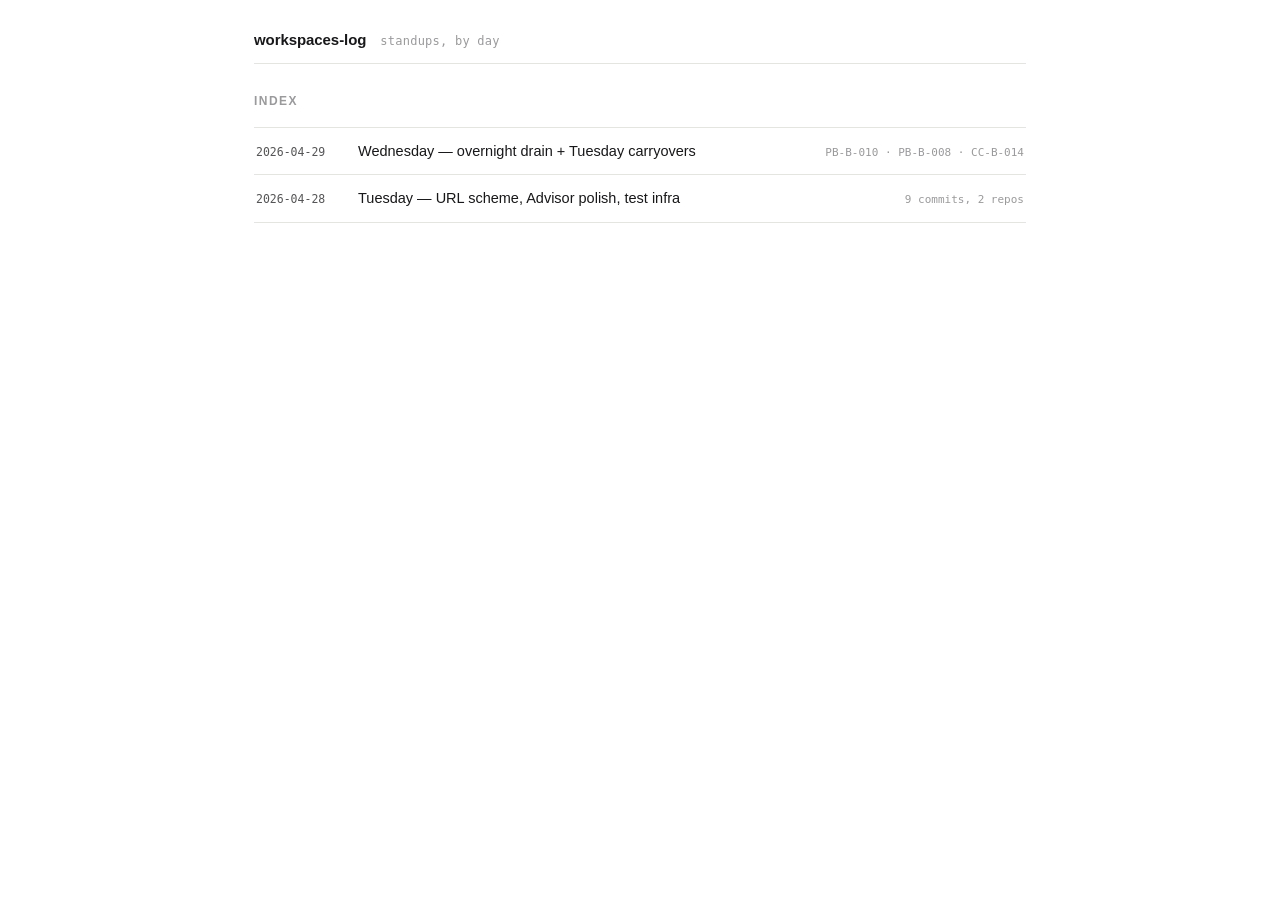
<file: index.html>
<!doctype html>
<html lang="en">
<head>
<meta charset="utf-8">
<meta name="viewport" content="width=device-width, initial-scale=1">
<title>workspaces-log</title>
<link rel="stylesheet" href="style.css">
</head>
<body>
<div class="wrap">
<header>
  <div class="left">
    <span class="title">workspaces-log</span>
    <span class="date">standups, by day</span>
  </div>
</header>

<h2>Index</h2>
<ul class="items">
  <li><a class="row" href="2026-04-29/">
    <span class="idcell">2026-04-29</span>
    <span class="line">Wednesday &mdash; overnight drain + Tuesday carryovers</span>
    <span class="meta">PB-B-010 &middot; PB-B-008 &middot; CC-B-014</span>
  </a></li>
  <li><a class="row" href="2026-04-28/">
    <span class="idcell">2026-04-28</span>
    <span class="line">Tuesday &mdash; URL scheme, Advisor polish, test infra</span>
    <span class="meta">9 commits, 2 repos</span>
  </a></li>
</ul>
</div>
</body>
</html>
</file>
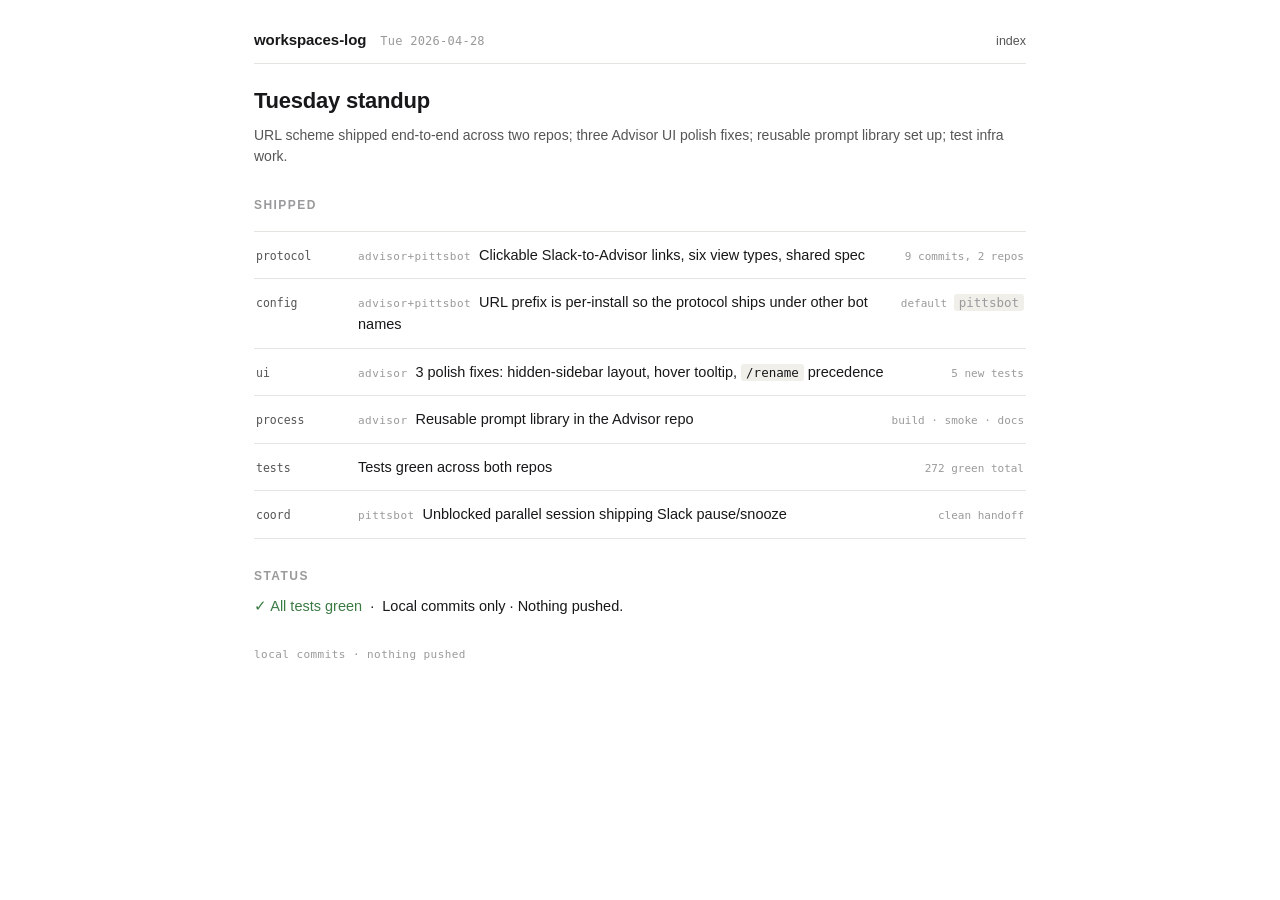
<file: 2026-04-28/index.html>
<!doctype html>
<html lang="en">
<head>
<meta charset="utf-8">
<meta name="viewport" content="width=device-width, initial-scale=1">
<title>Standup &mdash; Tue Apr 28</title>
<link rel="stylesheet" href="../style.css">
</head>
<body>
<div class="wrap">
<header>
  <div class="left">
    <span class="title">workspaces-log</span>
    <span class="date">Tue 2026-04-28</span>
  </div>
  <nav><a href="../">index</a></nav>
</header>

<h1>Tuesday standup</h1>
<p class="lead">URL scheme shipped end-to-end across two repos; three Advisor UI polish fixes; reusable prompt library set up; test infra work.</p>

<h2>Shipped</h2>
<ul class="items">
  <li><a class="row" href="url-scheme.html">
    <span class="idcell">protocol</span>
    <span class="line"><span class="repo">advisor+pittsbot</span>Clickable Slack-to-Advisor links, six view types, shared spec</span>
    <span class="meta">9 commits, 2 repos</span>
  </a></li>
  <li><a class="row" href="url-scheme-config.html">
    <span class="idcell">config</span>
    <span class="line"><span class="repo">advisor+pittsbot</span>URL prefix is per-install so the protocol ships under other bot names</span>
    <span class="meta">default <code>pittsbot</code></span>
  </a></li>
  <li><a class="row" href="advisor-polish.html">
    <span class="idcell">ui</span>
    <span class="line"><span class="repo">advisor</span>3 polish fixes: hidden-sidebar layout, hover tooltip, <code>/rename</code> precedence</span>
    <span class="meta">5 new tests</span>
  </a></li>
  <li><a class="row" href="prompt-library.html">
    <span class="idcell">process</span>
    <span class="line"><span class="repo">advisor</span>Reusable prompt library in the Advisor repo</span>
    <span class="meta">build &middot; smoke &middot; docs</span>
  </a></li>
  <li><a class="row" href="tests-green.html">
    <span class="idcell">tests</span>
    <span class="line">Tests green across both repos</span>
    <span class="meta">272 green total</span>
  </a></li>
  <li><a class="row" href="unblock-pause.html">
    <span class="idcell">coord</span>
    <span class="line"><span class="repo">pittsbot</span>Unblocked parallel session shipping Slack pause/snooze</span>
    <span class="meta">clean handoff</span>
  </a></li>
</ul>

<h2>Status</h2>
<p><span class="status-ok">&#10003; All tests green</span> &nbsp;&middot;&nbsp; Local commits only &middot; Nothing pushed.</p>
<div class="foot">local commits &middot; nothing pushed</div>
</div>
</body>
</html>
</file>
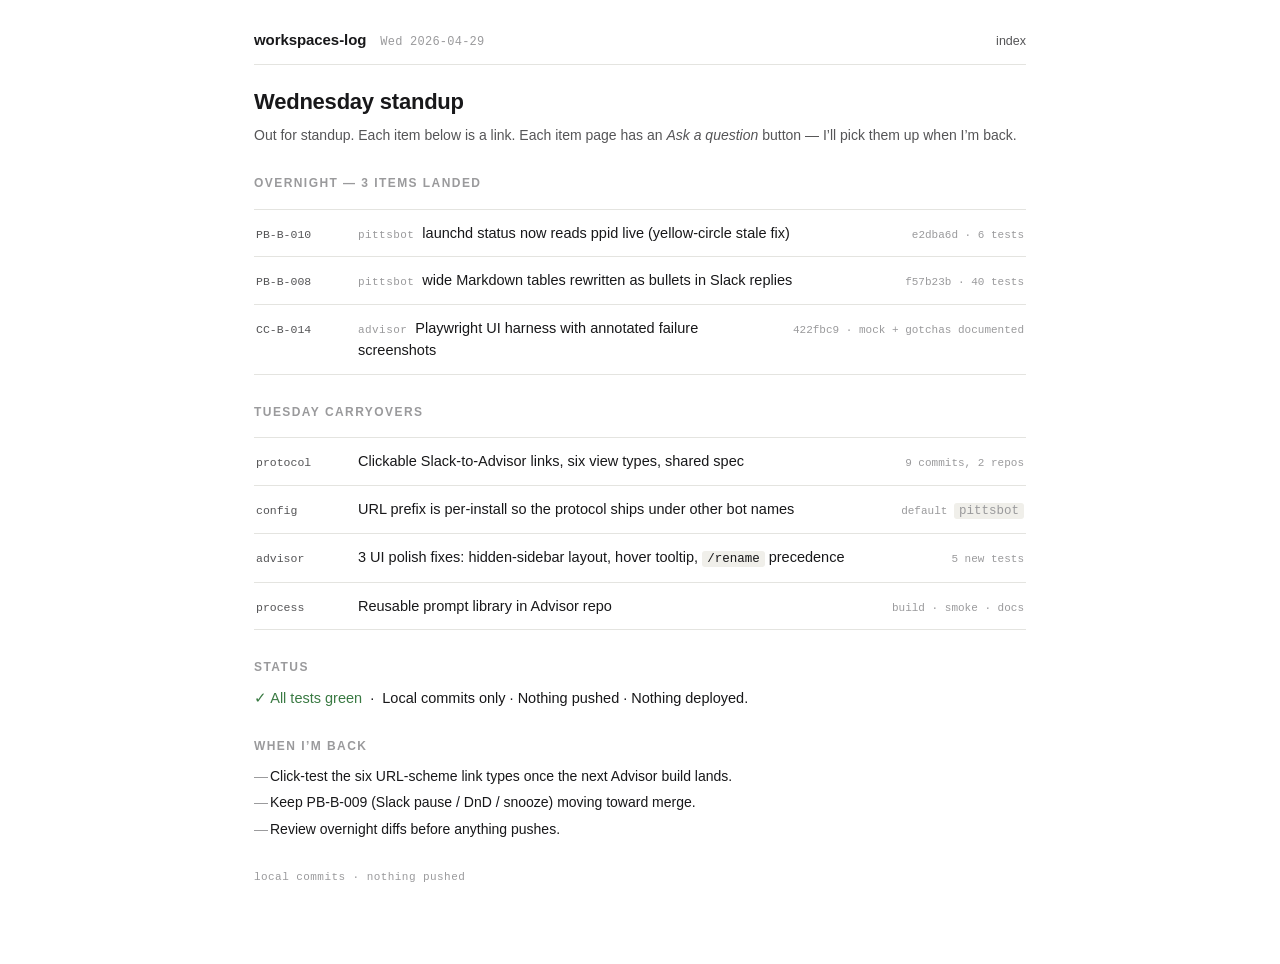
<file: 2026-04-29/index.html>
<!doctype html>
<html lang="en">
<head>
<meta charset="utf-8">
<meta name="viewport" content="width=device-width, initial-scale=1">
<title>Standup &mdash; Wed Apr 29</title>
<link rel="stylesheet" href="../style.css">
</head>
<body>
<div class="wrap">
<header>
  <div class="left">
    <span class="title">workspaces-log</span>
    <span class="date">Wed 2026-04-29</span>
  </div>
  <nav><a href="../">index</a></nav>
</header>

<h1>Wednesday standup</h1>
<p class="lead">Out for standup. Each item below is a link. Each item page has an <em>Ask a question</em> button &mdash; I&rsquo;ll pick them up when I&rsquo;m back.</p>

<h2>Overnight &mdash; 3 items landed</h2>
<ul class="items">
  <li><a class="row" href="pb-b-010.html">
    <span class="idcell">PB-B-010</span>
    <span class="line"><span class="repo">pittsbot</span>launchd status now reads ppid live (yellow-circle stale fix)</span>
    <span class="meta">e2dba6d &middot; 6 tests</span>
  </a></li>
  <li><a class="row" href="pb-b-008.html">
    <span class="idcell">PB-B-008</span>
    <span class="line"><span class="repo">pittsbot</span>wide Markdown tables rewritten as bullets in Slack replies</span>
    <span class="meta">f57b23b &middot; 40 tests</span>
  </a></li>
  <li><a class="row" href="cc-b-014.html">
    <span class="idcell">CC-B-014</span>
    <span class="line"><span class="repo">advisor</span>Playwright UI harness with annotated failure screenshots</span>
    <span class="meta">422fbc9 &middot; mock + gotchas documented</span>
  </a></li>
</ul>

<h2>Tuesday carryovers</h2>
<ul class="items">
  <li><a class="row" href="../2026-04-28/url-scheme.html">
    <span class="idcell">protocol</span>
    <span class="line">Clickable Slack-to-Advisor links, six view types, shared spec</span>
    <span class="meta">9 commits, 2 repos</span>
  </a></li>
  <li><a class="row" href="../2026-04-28/url-scheme-config.html">
    <span class="idcell">config</span>
    <span class="line">URL prefix is per-install so the protocol ships under other bot names</span>
    <span class="meta">default <code>pittsbot</code></span>
  </a></li>
  <li><a class="row" href="../2026-04-28/advisor-polish.html">
    <span class="idcell">advisor</span>
    <span class="line">3 UI polish fixes: hidden-sidebar layout, hover tooltip, <code>/rename</code> precedence</span>
    <span class="meta">5 new tests</span>
  </a></li>
  <li><a class="row" href="../2026-04-28/prompt-library.html">
    <span class="idcell">process</span>
    <span class="line">Reusable prompt library in Advisor repo</span>
    <span class="meta">build &middot; smoke &middot; docs</span>
  </a></li>
</ul>

<h2>Status</h2>
<p><span class="status-ok">&#10003; All tests green</span> &nbsp;&middot;&nbsp; Local commits only &middot; Nothing pushed &middot; Nothing deployed.</p>

<h2>When I&rsquo;m back</h2>
<ul class="dashed">
  <li>Click-test the six URL-scheme link types once the next Advisor build lands.</li>
  <li>Keep PB-B-009 (Slack pause / DnD / snooze) moving toward merge.</li>
  <li>Review overnight diffs before anything pushes.</li>
</ul>
<div class="foot">local commits &middot; nothing pushed</div>
</div>
</body>
</html>
</file>
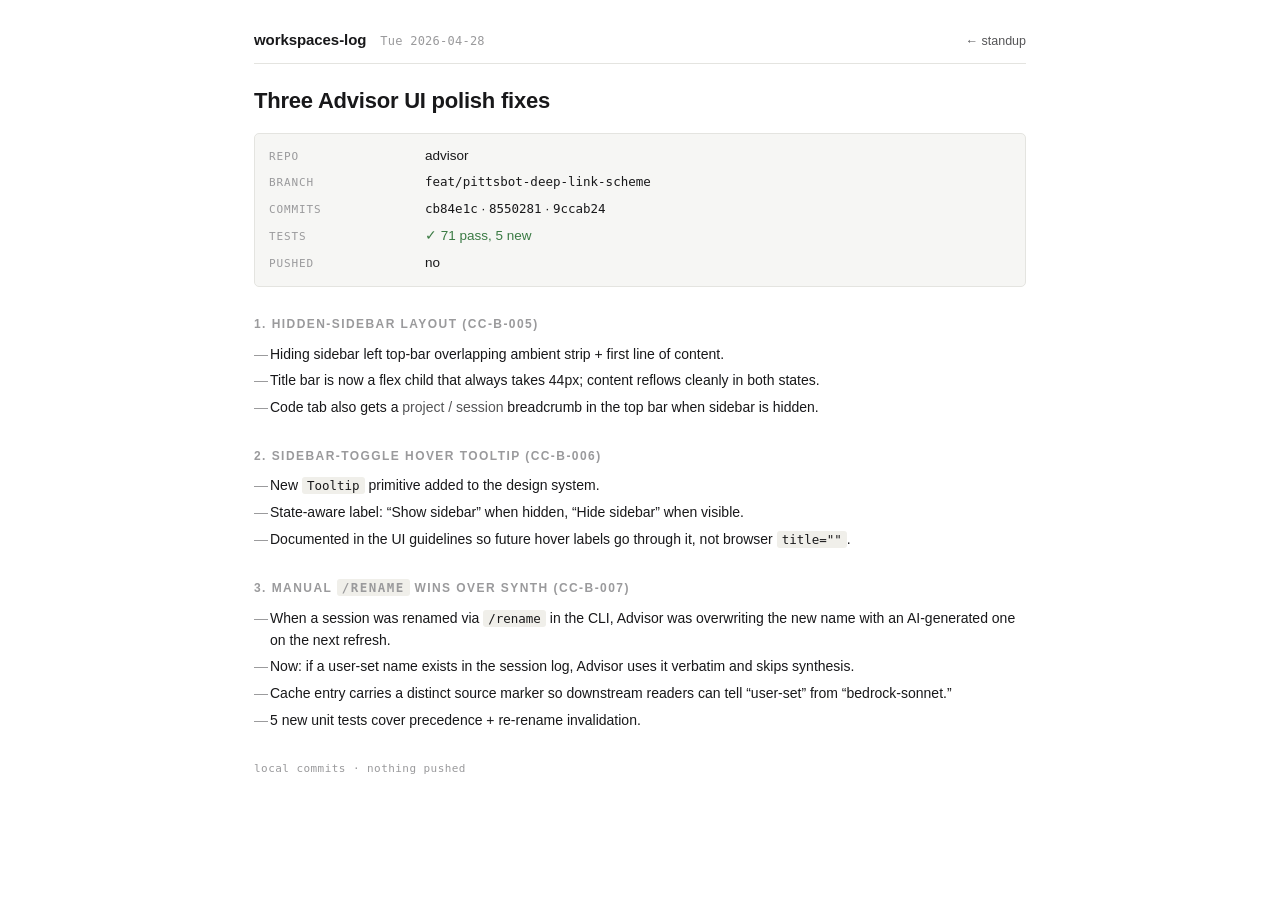
<file: 2026-04-28/advisor-polish.html>
<!doctype html>
<html lang="en">
<head>
<meta charset="utf-8">
<meta name="viewport" content="width=device-width, initial-scale=1">
<title>Advisor polish &mdash; Tue Apr 28</title>
<link rel="stylesheet" href="../style.css">
</head>
<body>
<div class="wrap">
<header>
  <div class="left">
    <span class="title">workspaces-log</span>
    <span class="date">Tue 2026-04-28</span>
  </div>
  <nav><a href="./">&larr; standup</a></nav>
</header>

<h1>Three Advisor UI polish fixes</h1>

<dl class="kv">
  <dt>repo</dt>    <dd>advisor</dd>
  <dt>branch</dt>  <dd><code>feat/pittsbot-deep-link-scheme</code></dd>
  <dt>commits</dt> <dd><code>cb84e1c</code> &middot; <code>8550281</code> &middot; <code>9ccab24</code></dd>
  <dt>tests</dt>   <dd><span class="status-ok">&#10003; 71 pass, 5 new</span></dd>
  <dt>pushed</dt>  <dd>no</dd>
</dl>

<h2>1. Hidden-sidebar layout (CC-B-005)</h2>
<ul class="dashed">
  <li>Hiding sidebar left top-bar overlapping ambient strip + first line of content.</li>
  <li>Title bar is now a flex child that always takes 44px; content reflows cleanly in both states.</li>
  <li>Code tab also gets a <em>project / session</em> breadcrumb in the top bar when sidebar is hidden.</li>
</ul>

<h2>2. Sidebar-toggle hover tooltip (CC-B-006)</h2>
<ul class="dashed">
  <li>New <code>Tooltip</code> primitive added to the design system.</li>
  <li>State-aware label: &ldquo;Show sidebar&rdquo; when hidden, &ldquo;Hide sidebar&rdquo; when visible.</li>
  <li>Documented in the UI guidelines so future hover labels go through it, not browser <code>title=""</code>.</li>
</ul>

<h2>3. Manual <code>/rename</code> wins over synth (CC-B-007)</h2>
<ul class="dashed">
  <li>When a session was renamed via <code>/rename</code> in the CLI, Advisor was overwriting the new name with an AI-generated one on the next refresh.</li>
  <li>Now: if a user-set name exists in the session log, Advisor uses it verbatim and skips synthesis.</li>
  <li>Cache entry carries a distinct source marker so downstream readers can tell &ldquo;user-set&rdquo; from &ldquo;bedrock-sonnet.&rdquo;</li>
  <li>5 new unit tests cover precedence + re-rename invalidation.</li>
</ul>
<div class="foot">local commits &middot; nothing pushed</div>
</div>
</body>
</html>
</file>
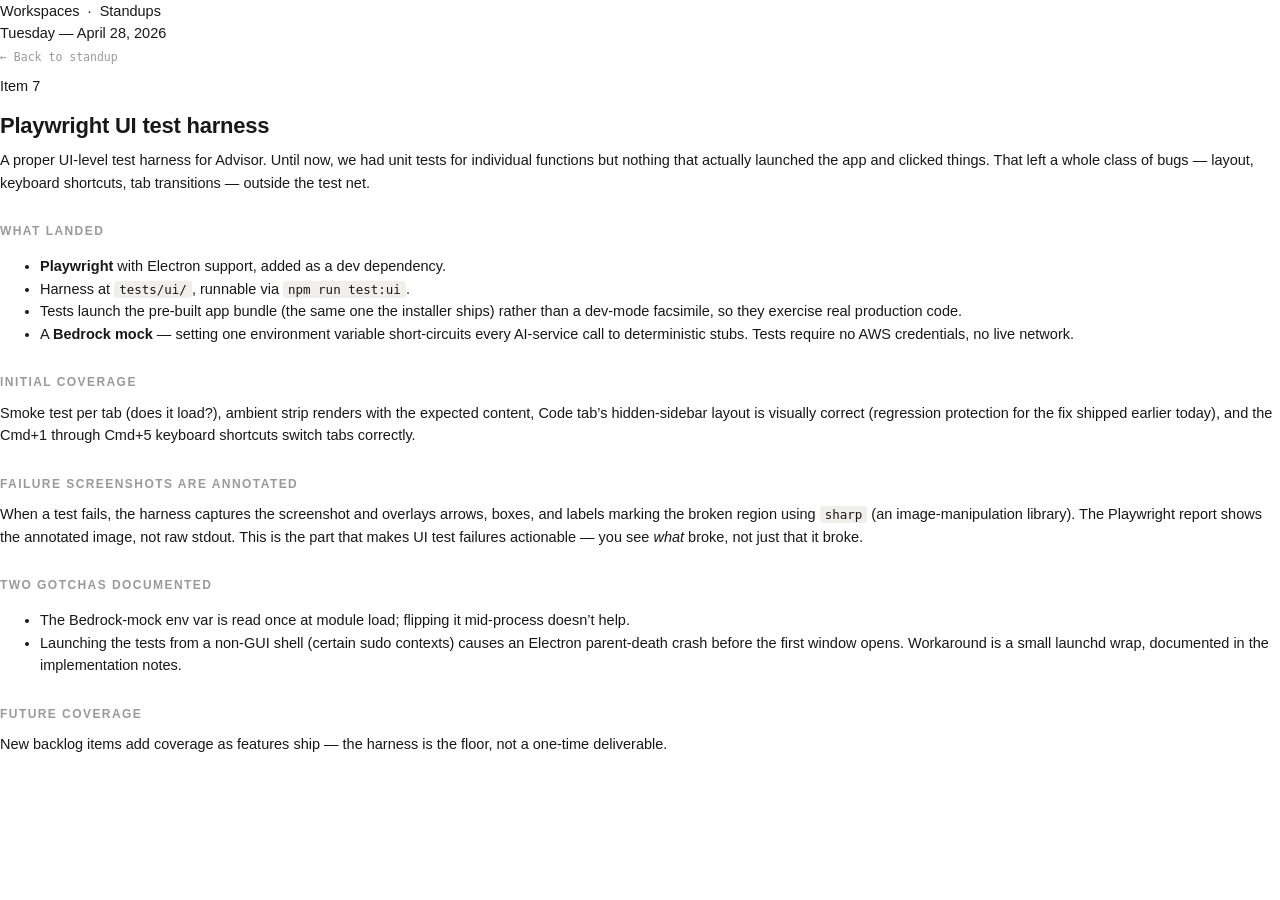
<file: 2026-04-28/playwright-backlog.html>
<!doctype html>
<html lang="en">
<head>
<meta charset="utf-8">
<meta name="viewport" content="width=device-width, initial-scale=1">
<title>Playwright UI test harness &mdash; Apr 28</title>
<link rel="preconnect" href="https://fonts.googleapis.com">
<link rel="preconnect" href="https://fonts.gstatic.com" crossorigin>
<link href="https://fonts.googleapis.com/css2?family=Source+Serif+4:wght@400;500;600&family=JetBrains+Mono:wght@400;500&display=swap" rel="stylesheet">
<link rel="stylesheet" href="../style.css">
</head>
<body>
<div class="masthead">
  <div class="name">Workspaces &nbsp;&middot;&nbsp; Standups</div>
  <div class="date">Tuesday &mdash; April 28, 2026</div>
</div>
<article>
  <a class="back" href="./">&larr; Back to standup</a>
  <p class="kicker">Item 7</p>
  <h1>Playwright UI test harness</h1>

  <p>A proper UI-level test harness for Advisor. Until now, we had unit tests for individual functions but nothing that actually launched the app and clicked things. That left a whole class of bugs &mdash; layout, keyboard shortcuts, tab transitions &mdash; outside the test net.</p>

  <h2>What landed</h2>
  <ul>
    <li><strong>Playwright</strong> with Electron support, added as a dev dependency.</li>
    <li>Harness at <code>tests/ui/</code>, runnable via <code>npm run test:ui</code>.</li>
    <li>Tests launch the pre-built app bundle (the same one the installer ships) rather than a dev-mode facsimile, so they exercise real production code.</li>
    <li>A <strong>Bedrock mock</strong> &mdash; setting one environment variable short-circuits every AI-service call to deterministic stubs. Tests require no AWS credentials, no live network.</li>
  </ul>

  <h2>Initial coverage</h2>
  <p>Smoke test per tab (does it load?), ambient strip renders with the expected content, Code tab&rsquo;s hidden-sidebar layout is visually correct (regression protection for the fix shipped earlier today), and the Cmd+1 through Cmd+5 keyboard shortcuts switch tabs correctly.</p>

  <h2>Failure screenshots are annotated</h2>
  <p>When a test fails, the harness captures the screenshot and overlays arrows, boxes, and labels marking the broken region using <code>sharp</code> (an image-manipulation library). The Playwright report shows the annotated image, not raw stdout. This is the part that makes UI test failures actionable &mdash; you see <em>what</em> broke, not just that it broke.</p>

  <h2>Two gotchas documented</h2>
  <ul>
    <li>The Bedrock-mock env var is read once at module load; flipping it mid-process doesn&rsquo;t help.</li>
    <li>Launching the tests from a non-GUI shell (certain sudo contexts) causes an Electron parent-death crash before the first window opens. Workaround is a small launchd wrap, documented in the implementation notes.</li>
  </ul>

  <h2>Future coverage</h2>
  <p>New backlog items add coverage as features ship &mdash; the harness is the floor, not a one-time deliverable.</p>
</article>
</body>
</html>
</file>
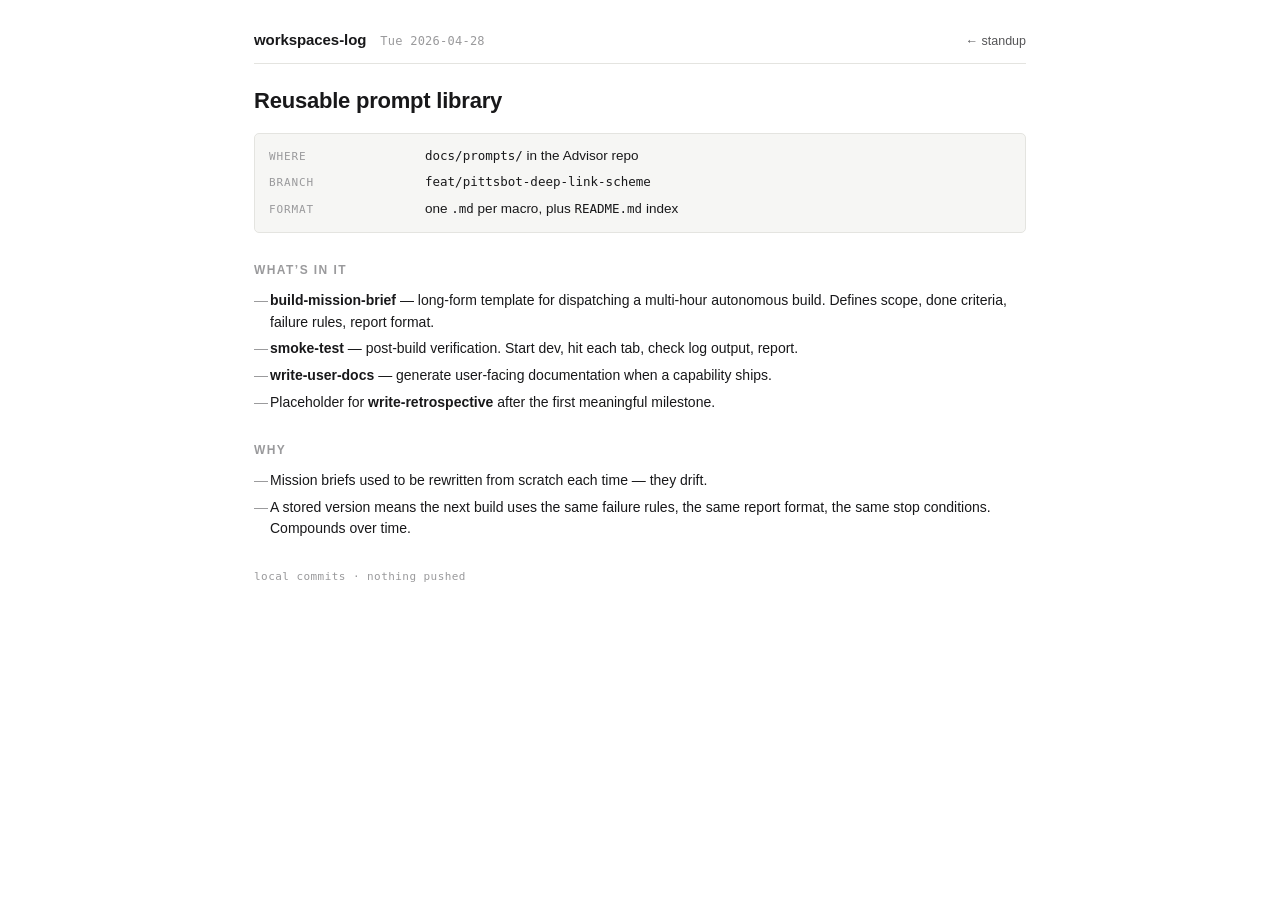
<file: 2026-04-28/prompt-library.html>
<!doctype html>
<html lang="en">
<head>
<meta charset="utf-8">
<meta name="viewport" content="width=device-width, initial-scale=1">
<title>Prompt library &mdash; Tue Apr 28</title>
<link rel="stylesheet" href="../style.css">
</head>
<body>
<div class="wrap">
<header>
  <div class="left">
    <span class="title">workspaces-log</span>
    <span class="date">Tue 2026-04-28</span>
  </div>
  <nav><a href="./">&larr; standup</a></nav>
</header>

<h1>Reusable prompt library</h1>

<dl class="kv">
  <dt>where</dt>   <dd><code>docs/prompts/</code> in the Advisor repo</dd>
  <dt>branch</dt>  <dd><code>feat/pittsbot-deep-link-scheme</code></dd>
  <dt>format</dt>  <dd>one <code>.md</code> per macro, plus <code>README.md</code> index</dd>
</dl>

<h2>What&rsquo;s in it</h2>
<ul class="dashed">
  <li><strong>build-mission-brief</strong> &mdash; long-form template for dispatching a multi-hour autonomous build. Defines scope, done criteria, failure rules, report format.</li>
  <li><strong>smoke-test</strong> &mdash; post-build verification. Start dev, hit each tab, check log output, report.</li>
  <li><strong>write-user-docs</strong> &mdash; generate user-facing documentation when a capability ships.</li>
  <li>Placeholder for <strong>write-retrospective</strong> after the first meaningful milestone.</li>
</ul>

<h2>Why</h2>
<ul class="dashed">
  <li>Mission briefs used to be rewritten from scratch each time &mdash; they drift.</li>
  <li>A stored version means the next build uses the same failure rules, the same report format, the same stop conditions. Compounds over time.</li>
</ul>
<div class="foot">local commits &middot; nothing pushed</div>
</div>
</body>
</html>
</file>
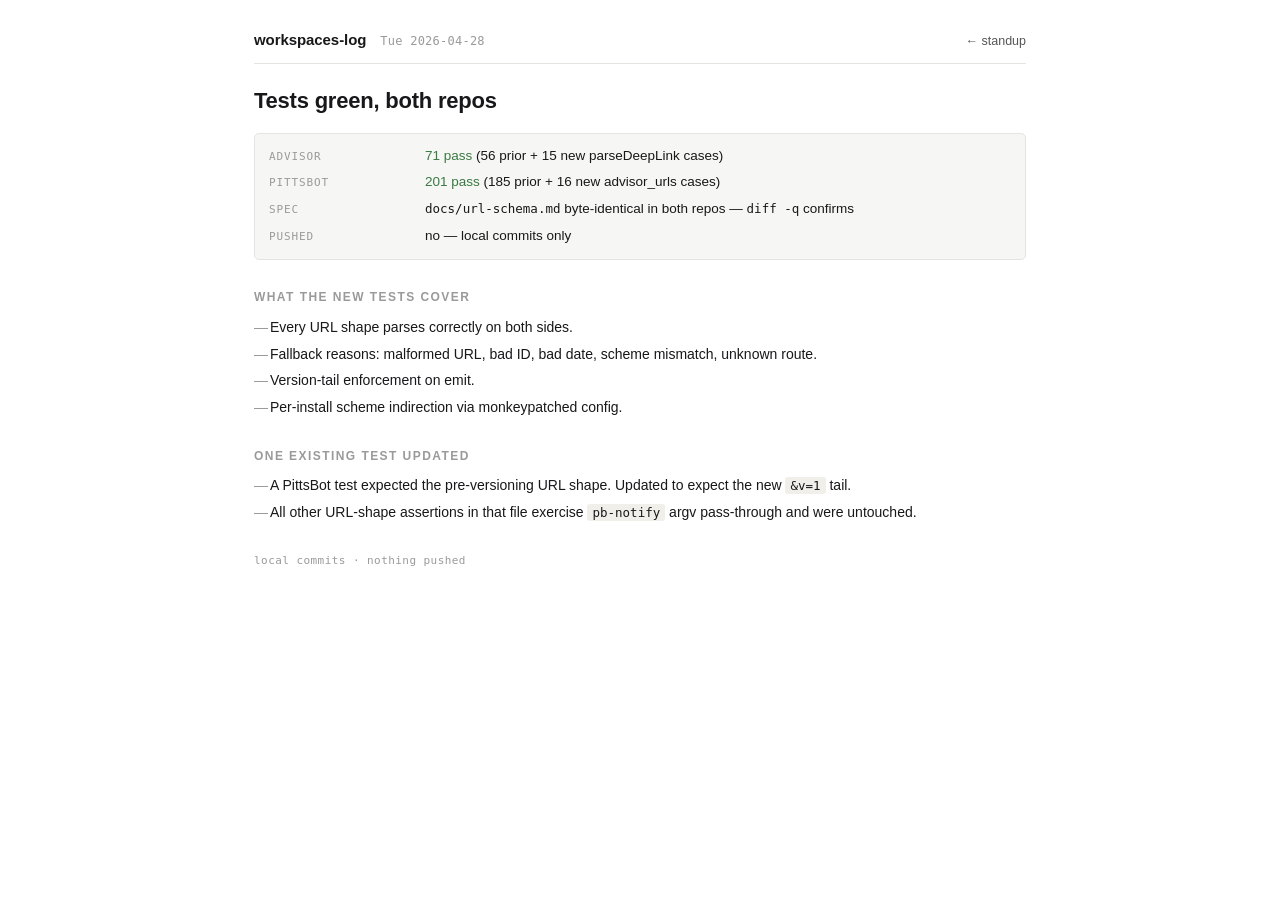
<file: 2026-04-28/tests-green.html>
<!doctype html>
<html lang="en">
<head>
<meta charset="utf-8">
<meta name="viewport" content="width=device-width, initial-scale=1">
<title>Tests green &mdash; Tue Apr 28</title>
<link rel="stylesheet" href="../style.css">
</head>
<body>
<div class="wrap">
<header>
  <div class="left">
    <span class="title">workspaces-log</span>
    <span class="date">Tue 2026-04-28</span>
  </div>
  <nav><a href="./">&larr; standup</a></nav>
</header>

<h1>Tests green, both repos</h1>

<dl class="kv">
  <dt>advisor</dt>   <dd><span class="status-ok">71 pass</span> (56 prior + 15 new parseDeepLink cases)</dd>
  <dt>pittsbot</dt>  <dd><span class="status-ok">201 pass</span> (185 prior + 16 new advisor_urls cases)</dd>
  <dt>spec</dt>      <dd><code>docs/url-schema.md</code> byte-identical in both repos &mdash; <code>diff -q</code> confirms</dd>
  <dt>pushed</dt>    <dd>no &mdash; local commits only</dd>
</dl>

<h2>What the new tests cover</h2>
<ul class="dashed">
  <li>Every URL shape parses correctly on both sides.</li>
  <li>Fallback reasons: malformed URL, bad ID, bad date, scheme mismatch, unknown route.</li>
  <li>Version-tail enforcement on emit.</li>
  <li>Per-install scheme indirection via monkeypatched config.</li>
</ul>

<h2>One existing test updated</h2>
<ul class="dashed">
  <li>A PittsBot test expected the pre-versioning URL shape. Updated to expect the new <code>&amp;v=1</code> tail.</li>
  <li>All other URL-shape assertions in that file exercise <code>pb-notify</code> argv pass-through and were untouched.</li>
</ul>
<div class="foot">local commits &middot; nothing pushed</div>
</div>
</body>
</html>
</file>
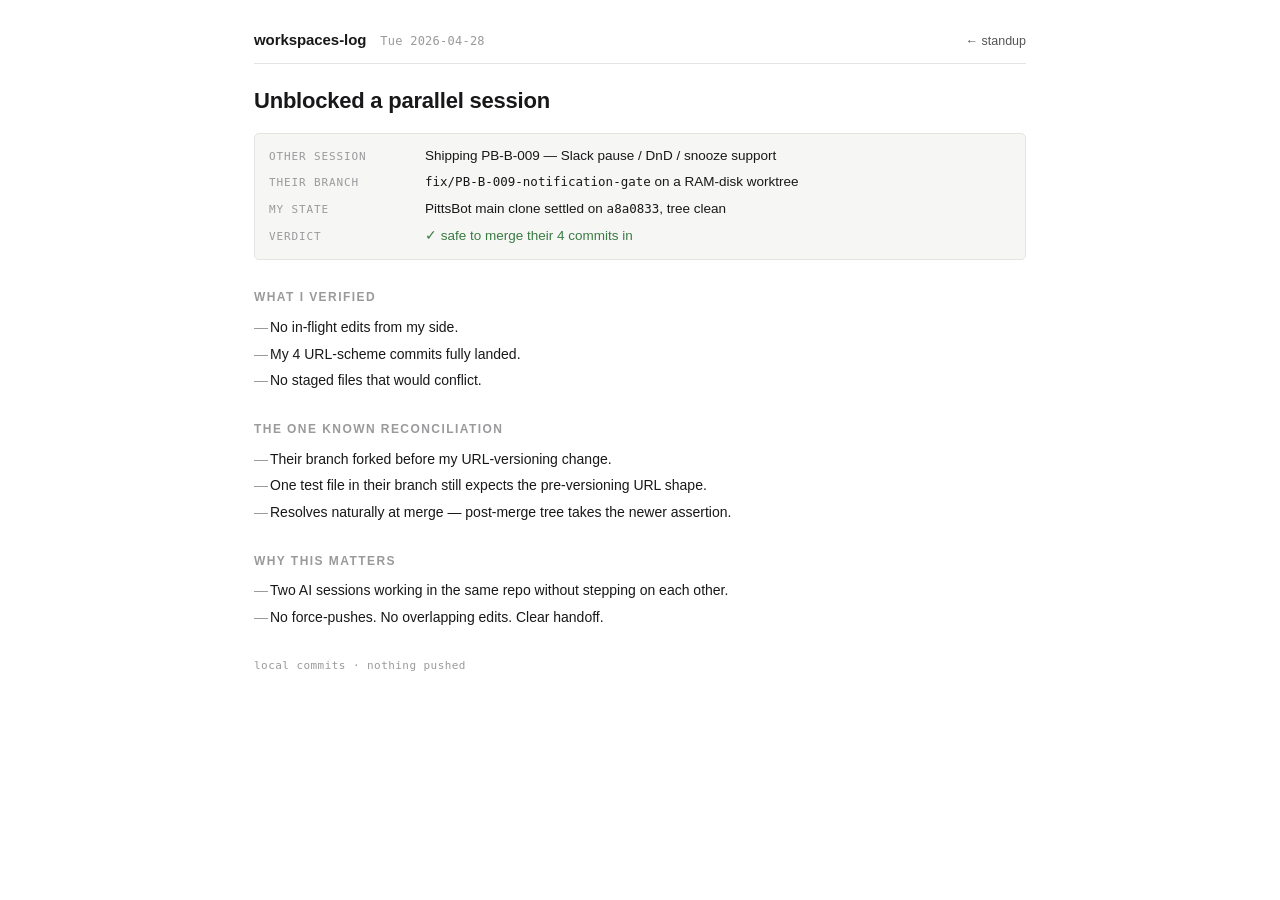
<file: 2026-04-28/unblock-pause.html>
<!doctype html>
<html lang="en">
<head>
<meta charset="utf-8">
<meta name="viewport" content="width=device-width, initial-scale=1">
<title>Parallel session unblocked &mdash; Tue Apr 28</title>
<link rel="stylesheet" href="../style.css">
</head>
<body>
<div class="wrap">
<header>
  <div class="left">
    <span class="title">workspaces-log</span>
    <span class="date">Tue 2026-04-28</span>
  </div>
  <nav><a href="./">&larr; standup</a></nav>
</header>

<h1>Unblocked a parallel session</h1>

<dl class="kv">
  <dt>other session</dt><dd>Shipping PB-B-009 &mdash; Slack pause / DnD / snooze support</dd>
  <dt>their branch</dt><dd><code>fix/PB-B-009-notification-gate</code> on a RAM-disk worktree</dd>
  <dt>my state</dt>   <dd>PittsBot main clone settled on <code>a8a0833</code>, tree clean</dd>
  <dt>verdict</dt>    <dd><span class="status-ok">&#10003; safe to merge their 4 commits in</span></dd>
</dl>

<h2>What I verified</h2>
<ul class="dashed">
  <li>No in-flight edits from my side.</li>
  <li>My 4 URL-scheme commits fully landed.</li>
  <li>No staged files that would conflict.</li>
</ul>

<h2>The one known reconciliation</h2>
<ul class="dashed">
  <li>Their branch forked before my URL-versioning change.</li>
  <li>One test file in their branch still expects the pre-versioning URL shape.</li>
  <li>Resolves naturally at merge &mdash; post-merge tree takes the newer assertion.</li>
</ul>

<h2>Why this matters</h2>
<ul class="dashed">
  <li>Two AI sessions working in the same repo without stepping on each other.</li>
  <li>No force-pushes. No overlapping edits. Clear handoff.</li>
</ul>
<div class="foot">local commits &middot; nothing pushed</div>
</div>
</body>
</html>
</file>
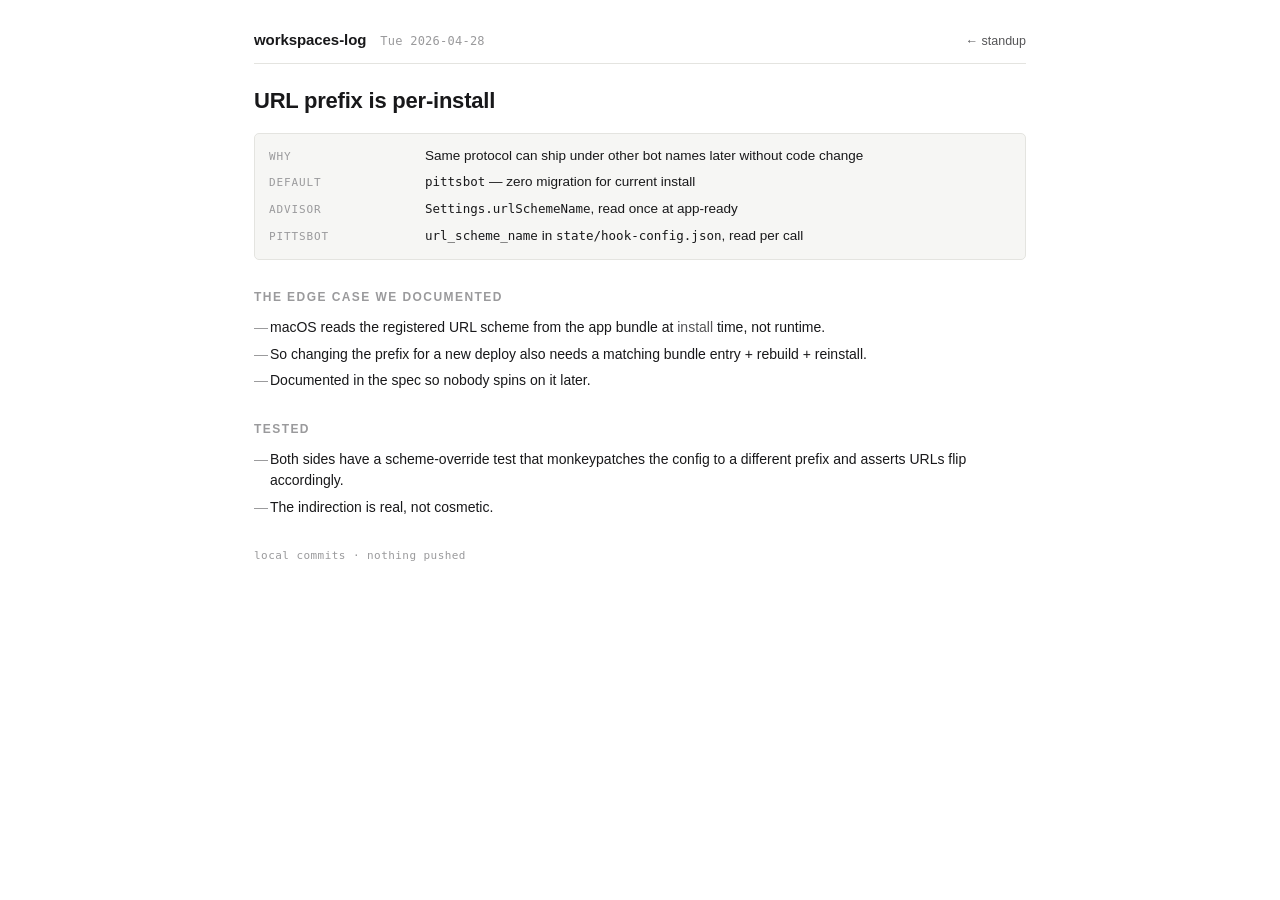
<file: 2026-04-28/url-scheme-config.html>
<!doctype html>
<html lang="en">
<head>
<meta charset="utf-8">
<meta name="viewport" content="width=device-width, initial-scale=1">
<title>URL scheme config &mdash; Tue Apr 28</title>
<link rel="stylesheet" href="../style.css">
</head>
<body>
<div class="wrap">
<header>
  <div class="left">
    <span class="title">workspaces-log</span>
    <span class="date">Tue 2026-04-28</span>
  </div>
  <nav><a href="./">&larr; standup</a></nav>
</header>

<h1>URL prefix is per-install</h1>

<dl class="kv">
  <dt>why</dt>   <dd>Same protocol can ship under other bot names later without code change</dd>
  <dt>default</dt><dd><code>pittsbot</code> &mdash; zero migration for current install</dd>
  <dt>advisor</dt><dd><code>Settings.urlSchemeName</code>, read once at app-ready</dd>
  <dt>pittsbot</dt><dd><code>url_scheme_name</code> in <code>state/hook-config.json</code>, read per call</dd>
</dl>

<h2>The edge case we documented</h2>
<ul class="dashed">
  <li>macOS reads the registered URL scheme from the app bundle at <em>install</em> time, not runtime.</li>
  <li>So changing the prefix for a new deploy also needs a matching bundle entry + rebuild + reinstall.</li>
  <li>Documented in the spec so nobody spins on it later.</li>
</ul>

<h2>Tested</h2>
<ul class="dashed">
  <li>Both sides have a scheme-override test that monkeypatches the config to a different prefix and asserts URLs flip accordingly.</li>
  <li>The indirection is real, not cosmetic.</li>
</ul>
<div class="foot">local commits &middot; nothing pushed</div>
</div>
</body>
</html>
</file>
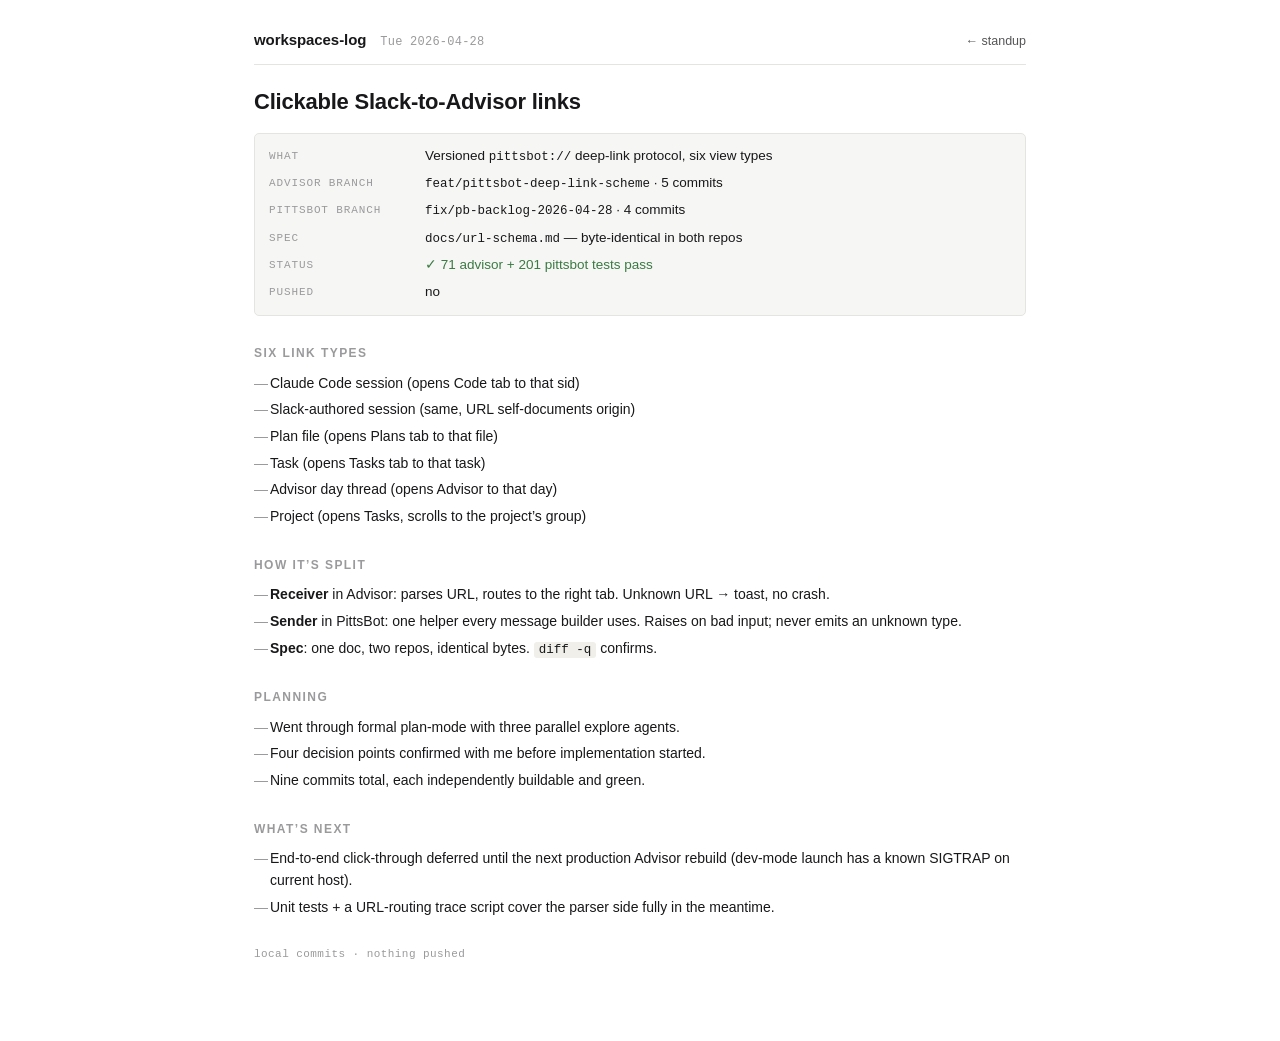
<file: 2026-04-28/url-scheme.html>
<!doctype html>
<html lang="en">
<head>
<meta charset="utf-8">
<meta name="viewport" content="width=device-width, initial-scale=1">
<title>URL scheme &mdash; Tue Apr 28</title>
<link rel="stylesheet" href="../style.css">
</head>
<body>
<div class="wrap">
<header>
  <div class="left">
    <span class="title">workspaces-log</span>
    <span class="date">Tue 2026-04-28</span>
  </div>
  <nav><a href="./">&larr; standup</a></nav>
</header>

<h1>Clickable Slack-to-Advisor links</h1>

<dl class="kv">
  <dt>what</dt>         <dd>Versioned <code>pittsbot://</code> deep-link protocol, six view types</dd>
  <dt>advisor branch</dt><dd><code>feat/pittsbot-deep-link-scheme</code> &middot; 5 commits</dd>
  <dt>pittsbot branch</dt><dd><code>fix/pb-backlog-2026-04-28</code> &middot; 4 commits</dd>
  <dt>spec</dt>         <dd><code>docs/url-schema.md</code> &mdash; byte-identical in both repos</dd>
  <dt>status</dt>       <dd><span class="status-ok">&#10003; 71 advisor + 201 pittsbot tests pass</span></dd>
  <dt>pushed</dt>       <dd>no</dd>
</dl>

<h2>Six link types</h2>
<ul class="dashed">
  <li>Claude Code session (opens Code tab to that sid)</li>
  <li>Slack-authored session (same, URL self-documents origin)</li>
  <li>Plan file (opens Plans tab to that file)</li>
  <li>Task (opens Tasks tab to that task)</li>
  <li>Advisor day thread (opens Advisor to that day)</li>
  <li>Project (opens Tasks, scrolls to the project&rsquo;s group)</li>
</ul>

<h2>How it&rsquo;s split</h2>
<ul class="dashed">
  <li><strong>Receiver</strong> in Advisor: parses URL, routes to the right tab. Unknown URL &rarr; toast, no crash.</li>
  <li><strong>Sender</strong> in PittsBot: one helper every message builder uses. Raises on bad input; never emits an unknown type.</li>
  <li><strong>Spec</strong>: one doc, two repos, identical bytes. <code>diff -q</code> confirms.</li>
</ul>

<h2>Planning</h2>
<ul class="dashed">
  <li>Went through formal plan-mode with three parallel explore agents.</li>
  <li>Four decision points confirmed with me before implementation started.</li>
  <li>Nine commits total, each independently buildable and green.</li>
</ul>

<h2>What&rsquo;s next</h2>
<ul class="dashed">
  <li>End-to-end click-through deferred until the next production Advisor rebuild (dev-mode launch has a known SIGTRAP on current host).</li>
  <li>Unit tests + a URL-routing trace script cover the parser side fully in the meantime.</li>
</ul>
<div class="foot">local commits &middot; nothing pushed</div>
</div>
</body>
</html>
</file>
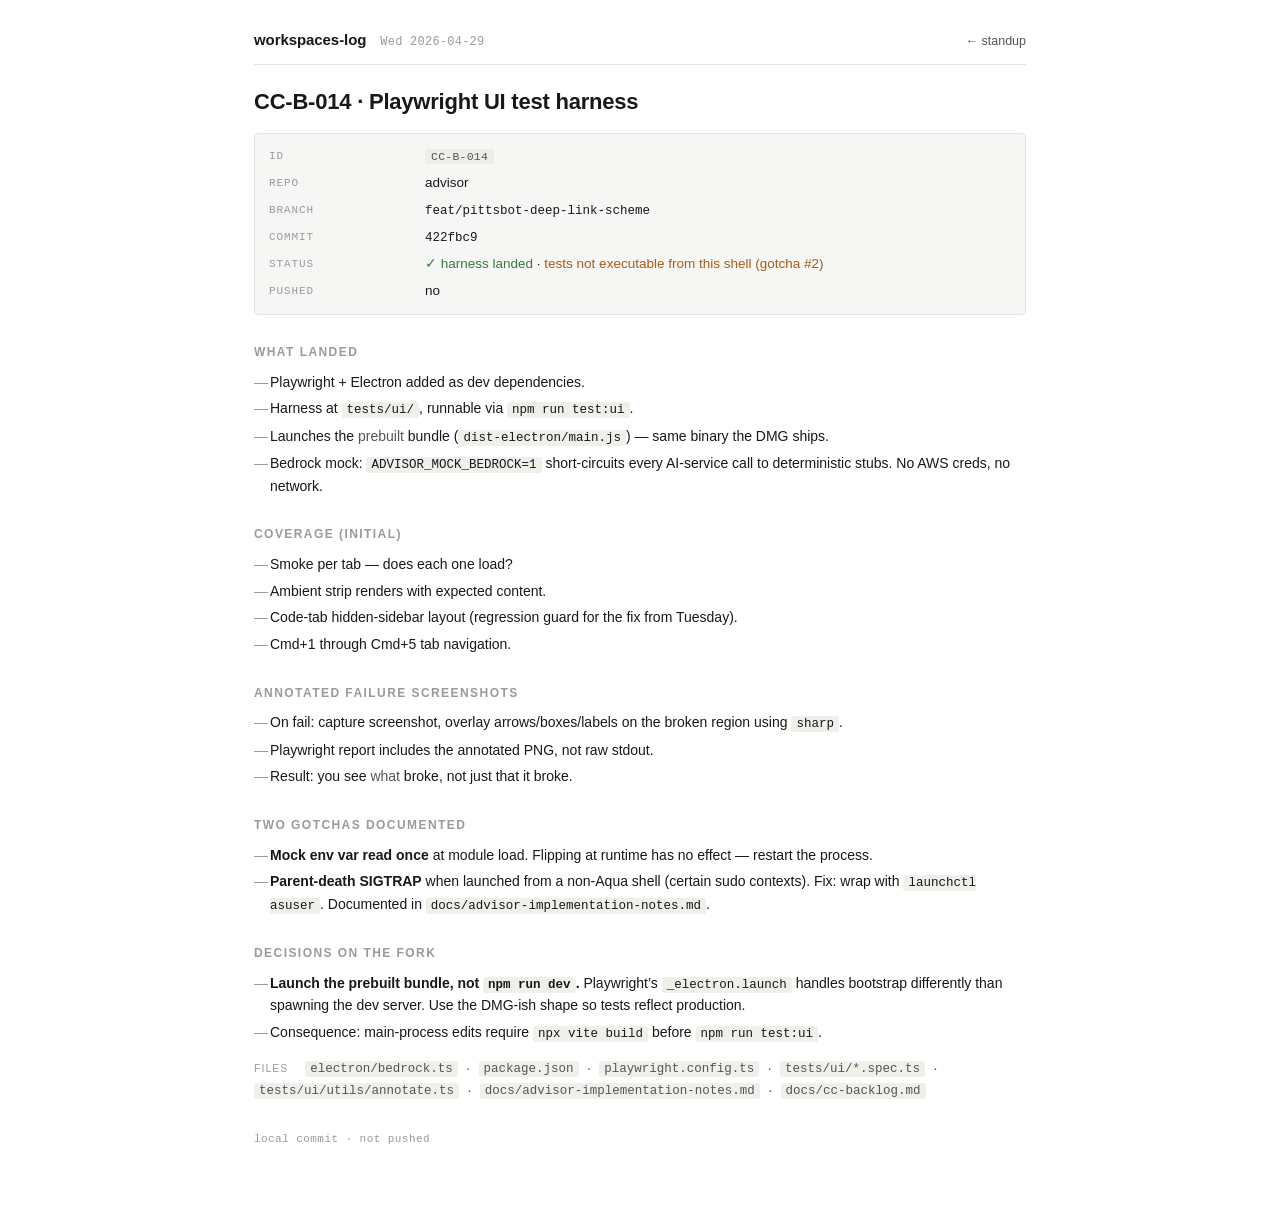
<file: 2026-04-29/cc-b-014.html>
<!doctype html>
<html lang="en">
<head>
<meta charset="utf-8">
<meta name="viewport" content="width=device-width, initial-scale=1">
<title>CC-B-014 &mdash; Playwright UI test harness</title>
<link rel="stylesheet" href="../style.css">
</head>
<body>
<div class="wrap">
<header>
  <div class="left">
    <span class="title">workspaces-log</span>
    <span class="date">Wed 2026-04-29</span>
  </div>
  <nav><a href="./">&larr; standup</a></nav>
</header>

<h1>CC-B-014 &middot; Playwright UI test harness</h1>

<dl class="kv">
  <dt>id</dt>           <dd><span class="id">CC-B-014</span></dd>
  <dt>repo</dt>         <dd>advisor</dd>
  <dt>branch</dt>       <dd><code>feat/pittsbot-deep-link-scheme</code></dd>
  <dt>commit</dt>       <dd><code>422fbc9</code></dd>
  <dt>status</dt>       <dd><span class="status-ok">&#10003; harness landed</span> &middot; <span class="status-warn">tests not executable from this shell (gotcha #2)</span></dd>
  <dt>pushed</dt>       <dd>no</dd>
</dl>

<h2>What landed</h2>
<ul class="dashed">
  <li>Playwright + Electron added as dev dependencies.</li>
  <li>Harness at <code>tests/ui/</code>, runnable via <code>npm run test:ui</code>.</li>
  <li>Launches the <em>prebuilt</em> bundle (<code>dist-electron/main.js</code>) &mdash; same binary the DMG ships.</li>
  <li>Bedrock mock: <code>ADVISOR_MOCK_BEDROCK=1</code> short-circuits every AI-service call to deterministic stubs. No AWS creds, no network.</li>
</ul>

<h2>Coverage (initial)</h2>
<ul class="dashed">
  <li>Smoke per tab &mdash; does each one load?</li>
  <li>Ambient strip renders with expected content.</li>
  <li>Code-tab hidden-sidebar layout (regression guard for the fix from Tuesday).</li>
  <li>Cmd+1 through Cmd+5 tab navigation.</li>
</ul>

<h2>Annotated failure screenshots</h2>
<ul class="dashed">
  <li>On fail: capture screenshot, overlay arrows/boxes/labels on the broken region using <code>sharp</code>.</li>
  <li>Playwright report includes the annotated PNG, not raw stdout.</li>
  <li>Result: you see <em>what</em> broke, not just that it broke.</li>
</ul>

<h2>Two gotchas documented</h2>
<ul class="dashed">
  <li><strong>Mock env var read once</strong> at module load. Flipping at runtime has no effect &mdash; restart the process.</li>
  <li><strong>Parent-death SIGTRAP</strong> when launched from a non-Aqua shell (certain sudo contexts). Fix: wrap with <code>launchctl asuser</code>. Documented in <code>docs/advisor-implementation-notes.md</code>.</li>
</ul>

<h2>Decisions on the fork</h2>
<ul class="dashed">
  <li><strong>Launch the prebuilt bundle, not <code>npm run dev</code>.</strong> Playwright&rsquo;s <code>_electron.launch</code> handles bootstrap differently than spawning the dev server. Use the DMG-ish shape so tests reflect production.</li>
  <li>Consequence: main-process edits require <code>npx vite build</code> before <code>npm run test:ui</code>.</li>
</ul>

<div class="files">
  <span class="lbl">Files</span>
  <code>electron/bedrock.ts</code> &middot; <code>package.json</code> &middot; <code>playwright.config.ts</code>
  &middot; <code>tests/ui/*.spec.ts</code> &middot; <code>tests/ui/utils/annotate.ts</code>
  &middot; <code>docs/advisor-implementation-notes.md</code> &middot; <code>docs/cc-backlog.md</code>
</div>
<div class="foot">local commit &middot; not pushed</div>
</div>
</body>
</html>
</file>
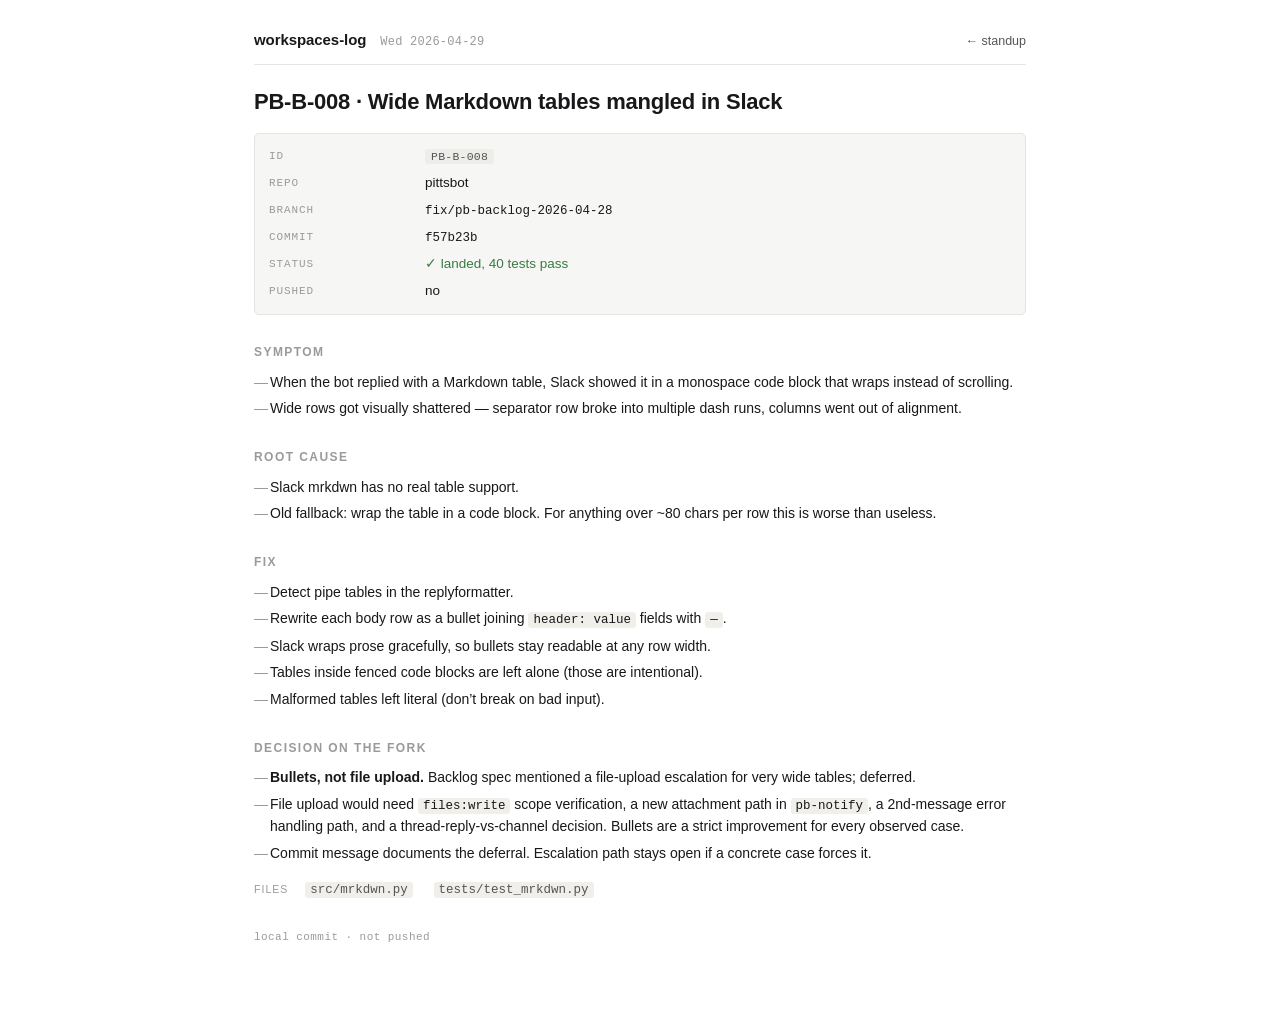
<file: 2026-04-29/pb-b-008.html>
<!doctype html>
<html lang="en">
<head>
<meta charset="utf-8">
<meta name="viewport" content="width=device-width, initial-scale=1">
<title>PB-B-008 &mdash; wide tables rewritten as bullets</title>
<link rel="stylesheet" href="../style.css">
</head>
<body>
<div class="wrap">
<header>
  <div class="left">
    <span class="title">workspaces-log</span>
    <span class="date">Wed 2026-04-29</span>
  </div>
  <nav><a href="./">&larr; standup</a></nav>
</header>

<h1>PB-B-008 &middot; Wide Markdown tables mangled in Slack</h1>

<dl class="kv">
  <dt>id</dt>           <dd><span class="id">PB-B-008</span></dd>
  <dt>repo</dt>         <dd>pittsbot</dd>
  <dt>branch</dt>       <dd><code>fix/pb-backlog-2026-04-28</code></dd>
  <dt>commit</dt>       <dd><code>f57b23b</code></dd>
  <dt>status</dt>       <dd><span class="status-ok">&#10003; landed, 40 tests pass</span></dd>
  <dt>pushed</dt>       <dd>no</dd>
</dl>

<h2>Symptom</h2>
<ul class="dashed">
  <li>When the bot replied with a Markdown table, Slack showed it in a monospace code block that wraps instead of scrolling.</li>
  <li>Wide rows got visually shattered &mdash; separator row broke into multiple dash runs, columns went out of alignment.</li>
</ul>

<h2>Root cause</h2>
<ul class="dashed">
  <li>Slack mrkdwn has no real table support.</li>
  <li>Old fallback: wrap the table in a code block. For anything over ~80 chars per row this is worse than useless.</li>
</ul>

<h2>Fix</h2>
<ul class="dashed">
  <li>Detect pipe tables in the replyformatter.</li>
  <li>Rewrite each body row as a bullet joining <code>header: value</code> fields with <code>&mdash;</code>.</li>
  <li>Slack wraps prose gracefully, so bullets stay readable at any row width.</li>
  <li>Tables inside fenced code blocks are left alone (those are intentional).</li>
  <li>Malformed tables left literal (don&rsquo;t break on bad input).</li>
</ul>

<h2>Decision on the fork</h2>
<ul class="dashed">
  <li><strong>Bullets, not file upload.</strong> Backlog spec mentioned a file-upload escalation for very wide tables; deferred.</li>
  <li>File upload would need <code>files:write</code> scope verification, a new attachment path in <code>pb-notify</code>, a 2nd-message error handling path, and a thread-reply-vs-channel decision. Bullets are a strict improvement for every observed case.</li>
  <li>Commit message documents the deferral. Escalation path stays open if a concrete case forces it.</li>
</ul>

<div class="files">
  <span class="lbl">Files</span>
  <code>src/mrkdwn.py</code> &nbsp; <code>tests/test_mrkdwn.py</code>
</div>
<div class="foot">local commit &middot; not pushed</div>
</div>
</body>
</html>
</file>
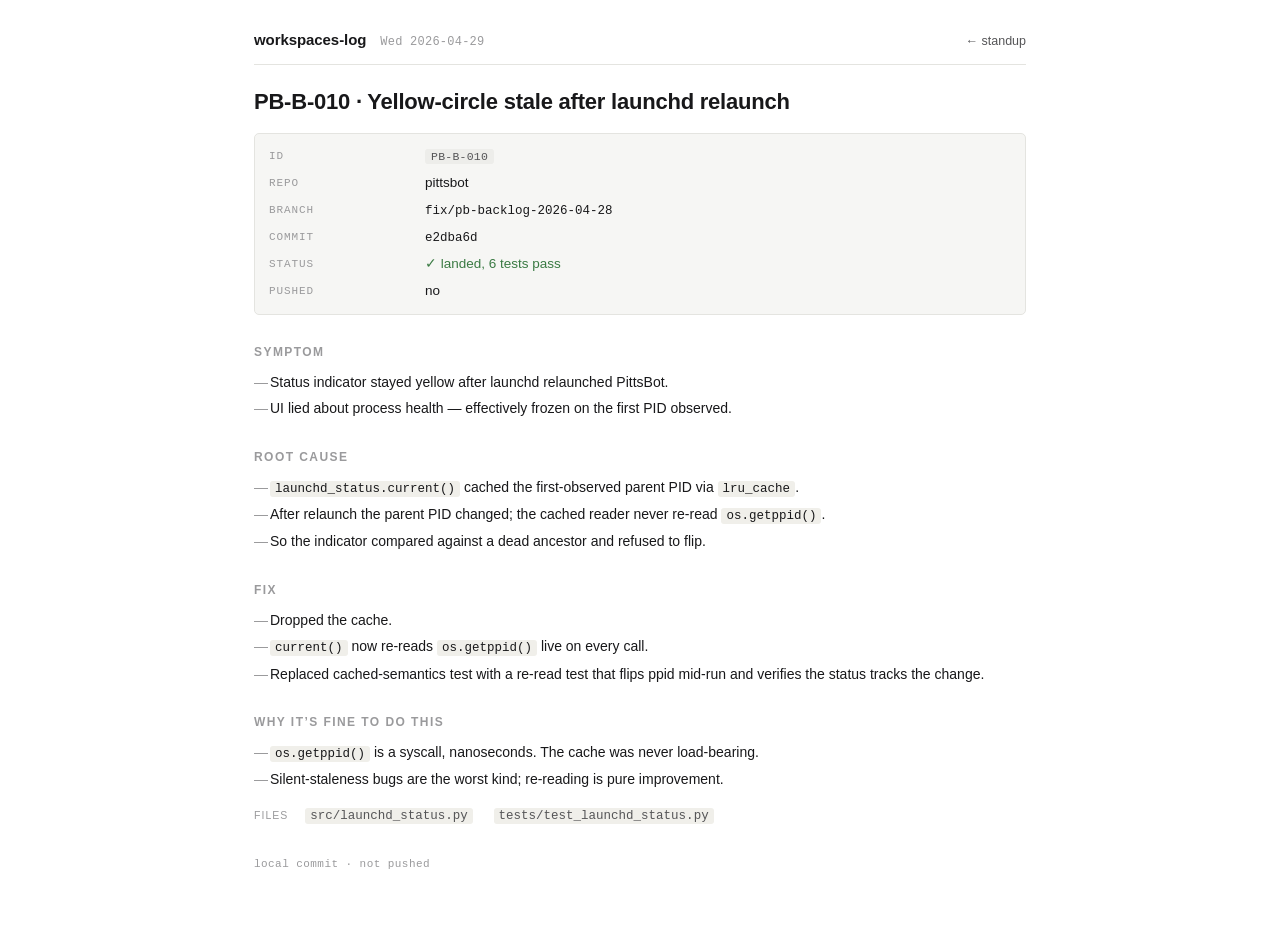
<file: 2026-04-29/pb-b-010.html>
<!doctype html>
<html lang="en">
<head>
<meta charset="utf-8">
<meta name="viewport" content="width=device-width, initial-scale=1">
<title>PB-B-010 &mdash; launchd status reads ppid live</title>
<link rel="stylesheet" href="../style.css">
</head>
<body>
<div class="wrap">
<header>
  <div class="left">
    <span class="title">workspaces-log</span>
    <span class="date">Wed 2026-04-29</span>
  </div>
  <nav><a href="./">&larr; standup</a></nav>
</header>

<h1>PB-B-010 &middot; Yellow-circle stale after launchd relaunch</h1>

<dl class="kv">
  <dt>id</dt>           <dd><span class="id">PB-B-010</span></dd>
  <dt>repo</dt>         <dd>pittsbot</dd>
  <dt>branch</dt>       <dd><code>fix/pb-backlog-2026-04-28</code></dd>
  <dt>commit</dt>       <dd><code>e2dba6d</code></dd>
  <dt>status</dt>       <dd><span class="status-ok">&#10003; landed, 6 tests pass</span></dd>
  <dt>pushed</dt>       <dd>no</dd>
</dl>

<h2>Symptom</h2>
<ul class="dashed">
  <li>Status indicator stayed yellow after launchd relaunched PittsBot.</li>
  <li>UI lied about process health &mdash; effectively frozen on the first PID observed.</li>
</ul>

<h2>Root cause</h2>
<ul class="dashed">
  <li><code>launchd_status.current()</code> cached the first-observed parent PID via <code>lru_cache</code>.</li>
  <li>After relaunch the parent PID changed; the cached reader never re-read <code>os.getppid()</code>.</li>
  <li>So the indicator compared against a dead ancestor and refused to flip.</li>
</ul>

<h2>Fix</h2>
<ul class="dashed">
  <li>Dropped the cache.</li>
  <li><code>current()</code> now re-reads <code>os.getppid()</code> live on every call.</li>
  <li>Replaced cached-semantics test with a re-read test that flips ppid mid-run and verifies the status tracks the change.</li>
</ul>

<h2>Why it&rsquo;s fine to do this</h2>
<ul class="dashed">
  <li><code>os.getppid()</code> is a syscall, nanoseconds. The cache was never load-bearing.</li>
  <li>Silent-staleness bugs are the worst kind; re-reading is pure improvement.</li>
</ul>

<div class="files">
  <span class="lbl">Files</span>
  <code>src/launchd_status.py</code> &nbsp; <code>tests/test_launchd_status.py</code>
</div>
<div class="foot">local commit &middot; not pushed</div>
</div>
</body>
</html>
</file>
<file: style.css>
:root {
  --bg: #ffffff;
  --bg-2: #f6f6f4;
  --text: #18181a;
  --text-2: #555557;
  --text-3: #9a9a9c;
  --rule: #e4e4e0;
  --accent: #1558a8;
  --accent-hover: #0f4483;
  --code-bg: #f0efea;
  --chip-bg: #ededea;
  --ok: #3a7a43;
  --warn: #a65c1a;
}
* { box-sizing: border-box; }
html, body {
  margin: 0;
  padding: 0;
  background: var(--bg);
  color: var(--text);
  font-family: -apple-system, BlinkMacSystemFont, "Segoe UI", Helvetica, Arial, sans-serif;
  font-size: 14.5px;
  line-height: 1.55;
  -webkit-font-smoothing: antialiased;
}
.wrap {
  max-width: 820px;
  margin: 0 auto;
  padding: 28px 24px 80px;
}

/* ---- header ---- */
header {
  display: flex;
  align-items: baseline;
  justify-content: space-between;
  border-bottom: 1px solid var(--rule);
  padding-bottom: 12px;
  margin-bottom: 20px;
}
header .left { display: flex; align-items: baseline; gap: 14px; }
header .title {
  font-weight: 600;
  font-size: 15px;
  letter-spacing: -0.005em;
}
header .date {
  font-family: ui-monospace, "SF Mono", Menlo, monospace;
  font-size: 12px;
  color: var(--text-3);
  letter-spacing: 0.02em;
}
header nav a {
  font-size: 12.5px;
  color: var(--text-2);
  text-decoration: none;
}
header nav a:hover { color: var(--accent); }

/* ---- headings ---- */
h1 {
  font-size: 22px;
  font-weight: 600;
  margin: 12px 0 6px;
  letter-spacing: -0.01em;
}
h2 {
  font-size: 12px;
  text-transform: uppercase;
  letter-spacing: 0.12em;
  color: var(--text-3);
  margin: 28px 0 10px;
  font-weight: 600;
}
h3 {
  font-size: 14px;
  font-weight: 600;
  margin: 16px 0 6px;
}
p { margin: 0 0 10px; }
p.lead { color: var(--text-2); font-size: 14px; margin-bottom: 22px; }

/* ---- inline ---- */
a { color: var(--accent); text-decoration: none; }
a:hover { color: var(--accent-hover); text-decoration: underline; text-decoration-thickness: 1px; text-underline-offset: 2px; }
code {
  font-family: ui-monospace, "SF Mono", Menlo, monospace;
  font-size: 12.5px;
  background: var(--code-bg);
  padding: 1px 5px;
  border-radius: 3px;
}
.id {
  font-family: ui-monospace, "SF Mono", Menlo, monospace;
  font-size: 11.5px;
  background: var(--chip-bg);
  color: var(--text-2);
  padding: 1px 6px;
  border-radius: 3px;
  letter-spacing: 0.02em;
}
.repo {
  font-family: ui-monospace, "SF Mono", Menlo, monospace;
  font-size: 11px;
  color: var(--text-3);
  text-transform: lowercase;
  letter-spacing: 0.04em;
  margin-right: 8px;
}
.status-ok { color: var(--ok); font-weight: 500; }
.status-warn { color: var(--warn); font-weight: 500; }

/* ---- landing list ---- */
ul.items {
  list-style: none;
  padding: 0;
  margin: 16px 0 8px;
  border-top: 1px solid var(--rule);
}
ul.items li {
  border-bottom: 1px solid var(--rule);
  padding: 12px 2px;
}
ul.items li a.row {
  display: grid;
  grid-template-columns: 88px 1fr auto;
  gap: 14px;
  align-items: baseline;
  color: var(--text);
  text-decoration: none;
}
ul.items li a.row:hover .line { color: var(--accent); text-decoration: underline; text-underline-offset: 2px; }
ul.items .idcell {
  font-family: ui-monospace, "SF Mono", Menlo, monospace;
  font-size: 11.5px;
  color: var(--text-2);
}
ul.items .line {
  font-size: 14.5px;
  font-weight: 500;
}
ul.items .meta {
  font-family: ui-monospace, "SF Mono", Menlo, monospace;
  font-size: 11px;
  color: var(--text-3);
}

/* ---- detail: kv block ---- */
dl.kv {
  display: grid;
  grid-template-columns: 140px 1fr;
  gap: 6px 16px;
  font-size: 13.5px;
  margin: 14px 0 20px;
  padding: 12px 14px;
  background: var(--bg-2);
  border-radius: 5px;
  border: 1px solid var(--rule);
}
dl.kv dt {
  font-family: ui-monospace, "SF Mono", Menlo, monospace;
  font-size: 11px;
  text-transform: uppercase;
  letter-spacing: 0.08em;
  color: var(--text-3);
  padding-top: 2px;
}
dl.kv dd { margin: 0; color: var(--text); }
dl.kv dd code { background: transparent; padding: 0; }

/* ---- detail: bullet sections ---- */
ul.dashed {
  list-style: none;
  padding: 0;
  margin: 6px 0 14px;
}
ul.dashed li {
  position: relative;
  padding-left: 16px;
  margin-bottom: 5px;
  font-size: 14px;
  color: var(--text);
}
ul.dashed li::before {
  content: "—";
  position: absolute;
  left: 0;
  color: var(--text-3);
}
ul.dashed li em { color: var(--text-2); font-style: normal; }

/* ---- files line ---- */
.files {
  font-family: ui-monospace, "SF Mono", Menlo, monospace;
  font-size: 11.5px;
  color: var(--text-2);
  line-height: 1.8;
  margin: 6px 0 18px;
}
.files .lbl {
  font-family: -apple-system, BlinkMacSystemFont, sans-serif;
  color: var(--text-3);
  text-transform: uppercase;
  font-size: 10.5px;
  letter-spacing: 0.1em;
  margin-right: 10px;
}

/* ---- ask ---- */
.ask {
  border-top: 1px solid var(--rule);
  margin-top: 32px;
  padding-top: 16px;
  display: flex;
  align-items: center;
  gap: 14px;
}
.ask .label {
  font-size: 11px;
  text-transform: uppercase;
  letter-spacing: 0.12em;
  color: var(--text-3);
}
.ask a {
  font-family: ui-monospace, "SF Mono", Menlo, monospace;
  font-size: 12px;
  background: var(--accent);
  color: #fff;
  padding: 6px 12px;
  border-radius: 4px;
  text-decoration: none;
}
.ask a:hover { background: var(--accent-hover); text-decoration: none; }
.ask .aside {
  font-size: 12px;
  color: var(--text-3);
}

/* ---- footer ---- */
.foot {
  margin-top: 28px;
  font-family: ui-monospace, "SF Mono", Menlo, monospace;
  font-size: 11px;
  color: var(--text-3);
  letter-spacing: 0.04em;
}

/* ---- back link ---- */
a.back {
  font-family: ui-monospace, "SF Mono", Menlo, monospace;
  font-size: 11.5px;
  color: var(--text-3);
  text-decoration: none;
  margin-bottom: 8px;
  display: inline-block;
}
a.back:hover { color: var(--accent); text-decoration: none; }
</file>
